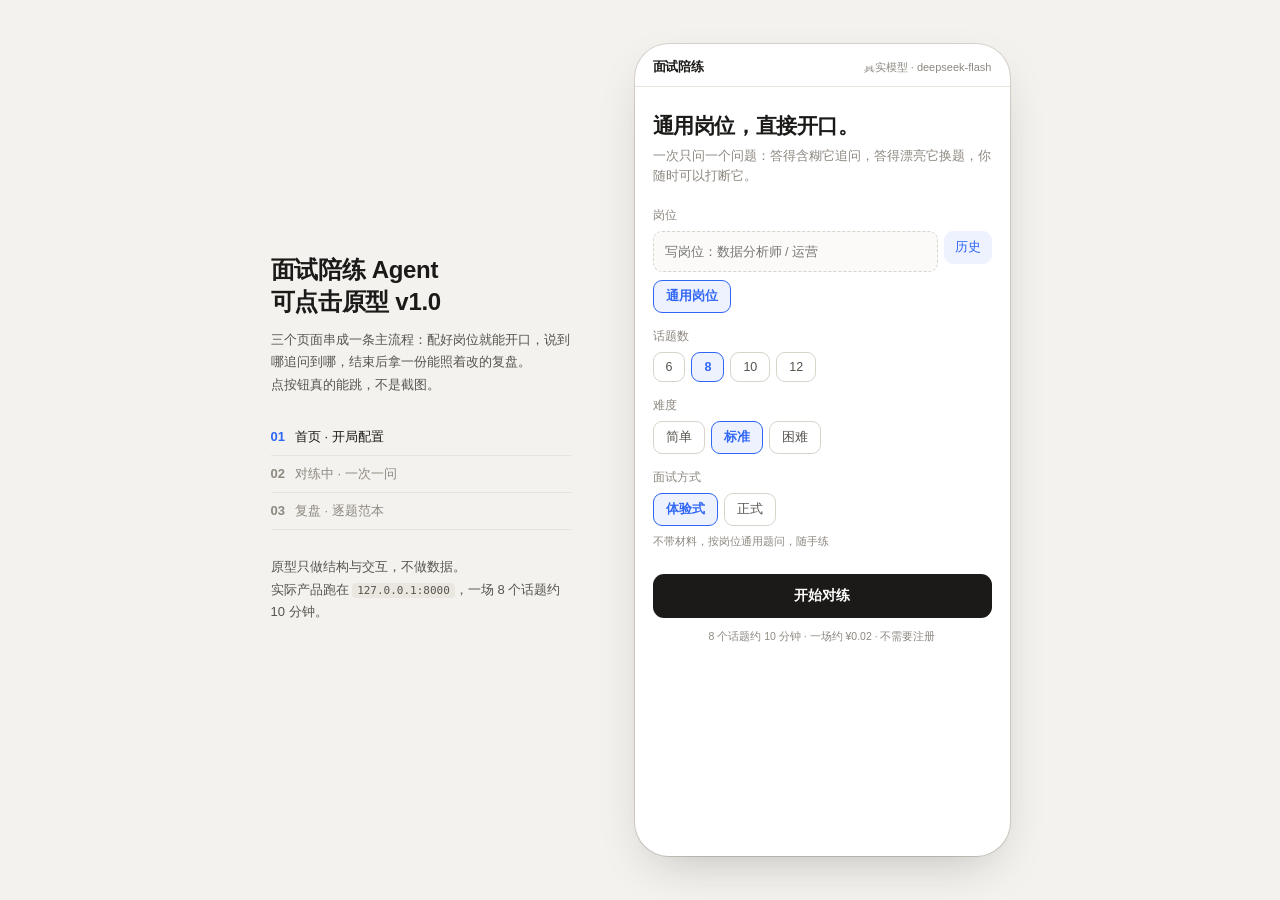
<file: 作品集/04-可点击原型.html>
<!DOCTYPE html>
<html lang="zh-CN">
<head>
<meta charset="utf-8">
<meta name="viewport" content="width=device-width, initial-scale=1">
<title>面试陪练 Agent · 可点击原型</title>
<style>
  :root{
    --bg:#f4f2ee; --paper:#fff; --ink:#1b1a18; --ink2:#57544e; --ink3:#8d8880;
    --line:#e7e4de; --line2:#d8d4cc;
    --acc:#2f66f6; --acc-soft:#eef2ff;
    --ok:#147a4a; --ok-soft:#e8f6ee;
  }
  *{box-sizing:border-box; -webkit-tap-highlight-color:transparent}
  html,body{height:100%}
  body{
    margin:0; background:var(--bg); color:var(--ink);
    font-family:-apple-system,BlinkMacSystemFont,"Segoe UI","PingFang SC","Hiragino Sans GB","Microsoft YaHei",sans-serif;
    display:flex; align-items:center; justify-content:center; gap:64px; padding:40px;
    min-height:100vh;
  }

  /* ---------- 左侧说明 ---------- */
  .side{width:300px; flex:0 0 auto}
  .side h1{font-size:24px; line-height:1.35; margin:0 0 10px; letter-spacing:-.3px}
  .side p{font-size:13px; line-height:1.75; color:var(--ink2); margin:0 0 22px}
  .steps{list-style:none; padding:0; margin:0 0 26px}
  .steps li{
    display:flex; gap:10px; align-items:baseline; padding:9px 0;
    font-size:13px; color:var(--ink3); border-bottom:1px solid var(--line);
  }
  .steps li b{font-weight:600; color:var(--ink3); font-variant-numeric:tabular-nums}
  .steps li.on{color:var(--ink)}
  .steps li.on b{color:var(--acc)}
  .note{font-size:11.5px; color:var(--ink3); line-height:1.7}
  .note code{background:#eae7e1; padding:1px 5px; border-radius:4px; font-size:11px}

  /* ---------- 手机 ---------- */
  .phone{
    width:375px; height:812px; background:var(--paper); border-radius:34px;
    box-shadow:0 1px 0 rgba(0,0,0,.04), 0 18px 50px -18px rgba(30,28,24,.28), 0 0 0 1px var(--line2);
    overflow:hidden; position:relative; display:flex; flex-direction:column;
  }
  .notch{
    position:absolute; top:0; left:50%; transform:translateX(-50%);
    width:120px; height:22px; background:var(--paper); border-radius:0 0 14px 14px; z-index:9;
  }
  .screen{display:none; flex:1; flex-direction:column; min-height:0}
  .screen.on{display:flex}

  .bar{
    display:flex; align-items:center; justify-content:space-between;
    padding:14px 18px 10px; border-bottom:1px solid var(--line); flex:0 0 auto;
  }
  .bar .t{font-size:13px; font-weight:600; letter-spacing:-.1px}
  .bar .s{font-size:11px; color:var(--ink3); font-variant-numeric:tabular-nums}
  .body{flex:1; overflow-y:auto; padding:18px}
  .body::-webkit-scrollbar{width:0}

  /* ---------- 首页 ---------- */
  .hero h2{font-size:21px; line-height:1.4; margin:6px 0 6px; letter-spacing:-.4px}
  .hero p{font-size:12.5px; color:var(--ink3); margin:0 0 22px; line-height:1.6}
  .lab{font-size:11.5px; color:var(--ink3); margin:0 0 8px; letter-spacing:.2px}
  .chips{display:flex; gap:6px; flex-wrap:wrap; margin-bottom:16px}
  .chip{
    font-size:12.5px; padding:7px 12px; border-radius:9px; border:1px solid var(--line2);
    background:#fff; color:var(--ink2); cursor:pointer; transition:.14s;
  }
  .chip:hover{border-color:#bdb8ae}
  .chip.on{background:var(--acc-soft); border-color:var(--acc); color:var(--acc); font-weight:600}
  .inp{
    width:100%; font-size:12.5px; padding:9px 11px; border-radius:9px;
    border:1px dashed var(--line2); background:#fbfaf8; color:var(--ink3); margin-bottom:16px;
  }
  .inp.focus{border:1px solid var(--acc); background:var(--acc-soft); color:var(--acc)}
  .roleline{display:flex; gap:6px; margin-bottom:8px}
  .roleline .inp{margin-bottom:0; flex:1; min-width:0}
  .hist{display:flex; gap:6px; flex-wrap:wrap; padding:8px; border:1px solid var(--line2);
    border-radius:9px; background:#faf9f6; margin-bottom:8px}
  .hist[hidden]{display:none}
  .chip.hist{padding:7px 10px; color:var(--acc); border-color:var(--acc-soft); background:var(--acc-soft)}
  .chip.hist.on{background:var(--acc); color:#fff}
  .start{
    width:100%; margin-top:8px; padding:13px; border:0; border-radius:11px;
    background:var(--ink); color:#fff; font-size:14px; font-weight:600; cursor:pointer;
  }
  .start:hover{background:#000}
  .foot{font-size:10.5px; color:var(--ink3); text-align:center; margin-top:12px}

  /* ---------- 正式档：简历 + 作品集 ---------- */
  .mats{margin:-4px 0 16px}
  .mats[hidden]{display:none}
  .mat{border:1px dashed var(--line2); border-radius:10px; padding:10px 12px; background:#fbfaf8}
  .mat .row{display:flex; align-items:center; justify-content:space-between; gap:8px; margin-bottom:3px}
  .mat b{font-size:12.5px}
  .mat .ok{font-size:10.5px; color:#1a7f4b}
  .mat span{display:block; font-size:10.5px; color:var(--ink3); line-height:1.55}
  .pf{margin-top:10px; padding-top:10px; border-top:1px dashed var(--line2)}
  .pfhead{display:flex; align-items:center; gap:6px; margin-bottom:7px}
  .pfhead b{font-size:12.5px}
  .pfhead .tag{flex:1; font-size:10.5px; color:var(--ink3)}
  .mini{font-size:11px; padding:4px 9px; border-radius:7px; border:1px solid var(--line2);
    background:#fff; color:var(--ink2); cursor:pointer; font-family:inherit}
  .mini:hover{border-color:var(--acc); color:var(--acc)}
  .pfi{display:flex; align-items:center; gap:8px; padding:7px 9px; border:1px solid var(--line2);
    border-radius:8px; background:#fff; margin-bottom:5px}
  .pfi em{flex:1; min-width:0; font-style:normal; font-size:11.5px; color:var(--ink2);
    overflow:hidden; text-overflow:ellipsis; white-space:nowrap}
  .pfi i{font-style:normal; font-size:10.5px; color:var(--ink3); font-variant-numeric:tabular-nums}
  .pfi .x{color:var(--ink3); font-size:13px; cursor:pointer; line-height:1}
  .pfi .x:hover{color:#c0392b}
  .pfnote{font-size:10.5px; color:#1a7f4b; line-height:1.5; margin-top:6px}
  .hint{font-size:10.5px; color:var(--ink3); line-height:1.5; margin:-8px 0 16px}
  .hint.on{color:var(--acc)}

  /* ---------- 对话 ---------- */
  .hud{
    display:flex; gap:6px; padding:9px 18px; border-bottom:1px solid var(--line);
    font-size:11px; color:var(--ink3); font-variant-numeric:tabular-nums; flex:0 0 auto;
  }
  .hud b{color:var(--ink); font-weight:600}
  .hud span{background:#f3f1ec; padding:2px 7px; border-radius:5px}
  .msg{display:flex; margin-bottom:12px}
  .msg .who{
    width:22px; height:22px; border-radius:6px; flex:0 0 auto; margin-right:8px;
    font-size:10px; display:flex; align-items:center; justify-content:center;
    background:#eeece7; color:var(--ink2);
  }
  .msg .txt{
    font-size:13px; line-height:1.65; padding:9px 12px; border-radius:10px;
    background:#f6f4f0; color:var(--ink); max-width:255px;
  }
  .msg.me{justify-content:flex-end}
  .msg.me .txt{background:var(--acc); color:#fff}
  .msg.me .who{display:none}
  .tag{font-size:10px; color:var(--ink3); margin:2px 0 5px 30px}

  .dock{flex:0 0 auto; padding:14px 18px 20px; border-top:1px solid var(--line); text-align:center}
  .mic{
    width:58px; height:58px; border-radius:50%; border:0; background:var(--acc);
    display:inline-flex; align-items:center; justify-content:center; cursor:pointer;
    box-shadow:0 6px 18px -6px rgba(47,102,246,.7);
  }
  .mic svg{display:block}
  .mic:active{transform:scale(.97)}
  .listen{font-size:11px; color:var(--ink3); margin-top:9px}
  .endlink{font-size:11.5px; color:var(--ink3); text-decoration:underline; cursor:pointer; display:inline-block; margin-top:10px}

  /* ---------- 复盘 ---------- */
  .score{padding:16px 0 4px}
  .score .n{font-size:38px; font-weight:700; letter-spacing:-1px; line-height:1}
  .score .n small{font-size:12px; font-weight:400; color:var(--ink3); margin-left:4px}
  .score .v{font-size:12.5px; color:var(--ink2); margin-top:7px}
  .sec{margin-top:18px}
  .sec h3{font-size:12px; color:var(--ink3); font-weight:600; margin:0 0 8px; letter-spacing:.3px}
  .li{font-size:12.5px; line-height:1.7; color:var(--ink2); padding:7px 10px; background:#faf9f6; border-radius:8px; margin-bottom:6px}
  .li b{color:var(--ink); font-weight:600}
  .card{border:1px solid var(--line); border-radius:11px; padding:11px 12px; margin-bottom:8px}
  .card .q{font-size:12.5px; font-weight:600; margin-bottom:6px}
  .card .c{font-size:12px; color:var(--ink2); line-height:1.65; margin-bottom:7px}
  .card .s{
    font-size:12px; line-height:1.7; color:var(--ink); background:var(--ok-soft);
    border-left:2px solid var(--ok); padding:8px 10px; border-radius:0 7px 7px 0;
  }
  .card .s em{font-style:normal; font-size:10px; color:var(--ok); display:block; margin-bottom:3px; letter-spacing:.3px}
  .again{width:100%; padding:12px; border-radius:11px; border:1px solid var(--line2); background:#fff; font-size:13px; cursor:pointer; margin-top:14px}

  @media (max-width:820px){
    body{flex-direction:column; gap:26px; padding:22px}
    .side{width:100%; max-width:375px}
  }
</style>
</head>
<body>

<div class="side">
  <h1>面试陪练 Agent<br>可点击原型 v1.0</h1>
  <p>三个页面串成一条主流程：配好岗位就能开口，说到哪追问到哪，结束后拿一份能照着改的复盘。<br>点按钮真的能跳，不是截图。</p>
  <ol class="steps">
    <li id="s1" class="on"><b>01</b> 首页 · 开局配置</li>
    <li id="s2"><b>02</b> 对练中 · 一次一问</li>
    <li id="s3"><b>03</b> 复盘 · 逐题范本</li>
  </ol>
  <p class="note">原型只做结构与交互，不做数据。<br>实际产品跑在 <code>127.0.0.1:8000</code>，一场 8 个话题约 10 分钟。</p>
</div>

<div class="phone">
  <div class="notch"></div>

  <!-- ============ 1 首页 ============ -->
  <section class="screen on" id="p1">
    <div class="bar"><div class="t">面试陪练</div><div class="s">真实模型 · deepseek-flash</div></div>
    <div class="body">
      <div class="hero">
        <h2 id="heroTitle">通用岗位，直接开口。</h2>
        <p>一次只问一个问题：答得含糊它追问，答得漂亮它换题，你随时可以打断它。</p>
      </div>

      <div class="lab">岗位</div>
      <div class="roleline">
        <input class="inp" id="roleInput" placeholder="写岗位：数据分析师 / 运营">
        <button class="chip hist" id="roleHistBtn">历史</button>
      </div>
      <div class="hist" id="roleHist" hidden>
        <button class="chip" data-role="数据分析师">数据分析师</button>
        <button class="chip" data-role="用户增长运营">用户增长运营</button>
      </div>
      <div class="chips" id="roleChips">
        <button class="chip on" data-role="通用岗位">通用岗位</button>
      </div>

      <div class="lab">话题数</div>
      <div class="chips" id="roundChips">
        <button class="chip" data-r="6">6</button>
        <button class="chip on" data-r="8">8</button>
        <button class="chip" data-r="10">10</button>
        <button class="chip" data-r="12">12</button>
      </div>

      <div class="lab">难度</div>
      <div class="chips" id="levelChips">
        <button class="chip" data-l="简单">简单</button>
        <button class="chip on" data-l="标准">标准</button>
        <button class="chip" data-l="困难">困难</button>
      </div>

      <div class="lab">面试方式</div>
      <div class="chips" id="formChips">
        <button class="chip on" data-f="体验式">体验式</button>
        <button class="chip" data-f="正式">正式</button>
      </div>
      <p id="formHint" class="hint">不带材料，按岗位通用题问，随手练</p>

      <div class="mats" id="matBox" hidden>
        <div class="mat">
          <div class="row"><b>简历</b><span class="ok">已读 1,240 字</span></div>
          <span>陈默_AI产品经理.pdf · 正文不落盘，提问时随提示词发给模型</span>
        </div>

        <div class="pf">
          <div class="pfhead">
            <b>作品集</b><span class="tag">可选 · 可多选</span>
            <button class="mini" id="pfAdd" type="button">＋ 文件</button>
          </div>
          <div id="pfList">
            <div class="pfi"><em>02-需求说明书.md</em><i>5,666 字</i><span class="x">×</span></div>
            <div class="pfi"><em>03-验收测试报告.md</em><i>3,558 字</i><span class="x">×</span></div>
          </div>
          <div class="pfnote">共 2 份 · 9,224 字 · 面试官看前 1600 字（每份都留开头）</div>
        </div>
      </div>

      <button class="start" id="go">开始对练</button>
      <div class="foot">8 个话题约 10 分钟 · 一场约 ¥0.02 · 不需要注册</div>
    </div>
  </section>

  <!-- ============ 2 对练中 ============ -->
  <section class="screen" id="p2">
    <div class="bar"><div class="t">对练中</div><div class="s" id="hudTime">02:14</div></div>
    <div class="hud"><span>第 <b id="hudQ">3</b> / 8 话题</span><span>追问 <b>1</b> 次</span><span>¥0.006</span></div>
    <div class="body" id="chat">
      <div class="msg"><div class="who">面</div><div class="txt">先说说你最近做的一个项目，你在里面具体负责什么、最后拿到了什么结果。</div></div>
      <div class="msg me"><div class="txt">主要是接需求、写文档、跟开发对齐，然后看数据迭代。</div></div>
      <div class="tag">偏短 · 没有数字也没有结果 → 追问</div>
      <div class="msg"><div class="who">面</div><div class="txt">你说"看数据迭代"，具体看哪几个数？举一次你真的靠数据改了产品的例子。</div></div>
      <div class="msg me"><div class="txt">我们那个二手书小程序，发现发布流程有 5 步，60% 的人卡在定价那一步，就做了扫码自动估价。</div></div>
      <div class="msg"><div class="who">面</div><div class="txt">上线之后呢？发布转化率从多少到了多少。</div></div>
    </div>
    <div class="dock">
      <button class="mic" id="mic" aria-label="麦克风">
        <svg width="22" height="26" viewBox="0 0 22 26" fill="none" aria-hidden="true">
          <rect x="7" y="1" width="8" height="14" rx="4" stroke="#fff" stroke-width="2"/>
          <path d="M3.5 11.5a7.5 7.5 0 0 0 15 0" stroke="#fff" stroke-width="2" stroke-linecap="round"/>
          <path d="M11 19v4" stroke="#fff" stroke-width="2" stroke-linecap="round"/>
        </svg>
      </button>
      <div class="listen" id="listen">正在听 · 说完 4.5 秒自动提交</div>
      <div class="endlink" id="end">提前结束这一场</div>
    </div>
  </section>

  <!-- ============ 3 复盘 ============ -->
  <section class="screen" id="p3">
    <div class="bar"><div class="t">本场复盘</div><div class="s">通用岗位 · 体验式 · 8 话题</div></div>
    <div class="body">
      <div class="score">
        <div class="n">58<small>/ 100</small></div>
        <div class="v">有经历，但数据说不清——一追问就露底。</div>
      </div>

      <div class="sec">
        <h3>做得好的</h3>
        <div class="li">主动讲了"扫码自动估价"这个具体动作，说明你是真的做过，不是背概念。</div>
        <div class="li">被打断后没有慌，能把话接回去。</div>
      </div>

      <div class="sec">
        <h3>这一场最该改的一件事</h3>
        <div class="li"><b>每个写进简历的数字，都要能报出三层：口径、来源、对比。</b>"60% 的人卡在定价"这句你说对了，但下一句"转化率提升"就没了数字。</div>
      </div>

      <div class="sec">
        <h3>逐题复盘</h3>
        <div class="card">
          <div class="q">发布转化率从多少到多少</div>
          <div class="c">只说了动作，没给结果。面试官问"然后呢"，通常就是在等你报数。</div>
          <div class="s"><em>参考答法</em>发布转化率从 23% 提到 41%，分子是完成发布的用户，分母是点击"我要卖书"的用户，统计周期是上线后 30 天，和上线前 30 天对比。</div>
        </div>
        <div class="card">
          <div class="q">最近做的项目里你负责什么</div>
          <div class="c">答成了岗位职责清单，没有你自己的判断。</div>
          <div class="s"><em>参考答法</em>我的一天基本被"定义问题"占满：上午看数据找异常，下午和算法、开发对方案边界，晚上写清楚什么不做。上周我就砍掉了一个推荐功能，因为离线指标涨了但用户点击没变。</div>
        </div>
      </div>

      <button class="again" id="again">再来一场</button>
      <div class="foot">记录已存本地 · 可下载复盘 .md</div>
    </div>
  </section>
</div>

<script>
(function(){
  var screens = {1: document.getElementById('p1'), 2: document.getElementById('p2'), 3: document.getElementById('p3')};
  var stepEls = {1: document.getElementById('s1'), 2: document.getElementById('s2'), 3: document.getElementById('s3')};

  function go(n){
    for (var k in screens) screens[k].classList.toggle('on', +k === n);
    for (var k2 in stepEls) stepEls[k2].classList.toggle('on', +k2 === n);
  }

  function single(groupId, cb){
    var box = document.getElementById(groupId);
    box.addEventListener('click', function(e){
      var b = e.target.closest('.chip'); if (!b) return;
      box.querySelectorAll('.chip').forEach(function(x){ x.classList.remove('on'); });
      b.classList.add('on');
      cb && cb(b);
    });
  }

  var role = '通用岗位';
  var hero = document.getElementById('heroTitle');
  var input = document.getElementById('roleInput');

  single('roleChips', function(b){
    role = b.dataset.role;
    input.value = '';
    input.classList.remove('focus');
    hero.textContent = role + '，直接开口。';
  });

  // 历史岗位：写过的不用再写一遍（原型里放两条示例）
  var hist = document.getElementById('roleHist');
  var histBtn = document.getElementById('roleHistBtn');
  histBtn.addEventListener('click', function(){
    hist.hidden = !hist.hidden;
    histBtn.classList.toggle('on', !hist.hidden);
  });
  hist.addEventListener('click', function(e){
    var b = e.target.closest('.chip'); if (!b) return;
    role = b.dataset.role;
    input.value = role;
    input.classList.add('focus');
    hero.textContent = role + '，直接开口。';
    document.querySelectorAll('#roleChips .chip').forEach(function(x){ x.classList.remove('on'); });
    hist.hidden = true;
    histBtn.classList.remove('on');
  });
  single('roundChips');
  single('levelChips');

  // 正式才展开材料区：原型里把作品集也放进去了，和真实产品一致
  var matBox = document.getElementById('matBox');
  var formHint = document.getElementById('formHint');
  single('formChips', function(b){
    var formal = b.dataset.f === '正式';
    matBox.hidden = !formal;
    formHint.textContent = formal ? '读简历和作品集，从项目里挑着问' : '不带材料，按岗位通用题问，随手练';
    formHint.classList.toggle('on', formal);
  });

  var pfList = document.getElementById('pfList');
  matBox.addEventListener('click', function(e){
    if (e.target.id === 'pfAdd'){
      var row = document.createElement('div');
      row.className = 'pfi';
      row.innerHTML = '<em>01-需求树.md</em><i>1,120 字</i><span class="x">×</span>';
      pfList.appendChild(row);
      paintPf();
      return;
    }
    if (e.target.classList.contains('x')){
      var it = e.target.closest('.pfi');
      if (it) it.remove();
      paintPf();
    }
  });

  function paintPf(){
    var n = pfList.querySelectorAll('.pfi').length;
    document.querySelector('#matBox .pfnote').textContent = n
      ? '共 ' + n + ' 份 · 面试官看前 1600 字（每份都留开头）· 不写入会话记录'
      : '还没加作品集。加了它就会挑作品集里的东西问';
  }

  input.addEventListener('input', function(){
    var v = input.value.trim();
    if (v){
      role = v;
      document.querySelectorAll('#roleChips .chip').forEach(function(x){ x.classList.remove('on'); });
      hero.textContent = v + '，直接开口。';
    } else {
      document.querySelector('#roleChips .chip').classList.add('on');
      role = '通用岗位';
      hero.textContent = '通用岗位，直接开口。';
    }
  });
  input.addEventListener('focus', function(){ input.classList.add('focus'); });
  input.addEventListener('blur', function(){ if (!input.value.trim()) input.classList.remove('focus'); });

  document.getElementById('go').addEventListener('click', function(){
    document.querySelector('#p2 .bar .t').textContent = role + ' · 对练中';
    document.getElementById('chat').scrollTop = 9999;
    go(2);
  });

  document.getElementById('mic').addEventListener('click', function(){
    var t = document.getElementById('listen');
    t.textContent = t.textContent.indexOf('正在听') === 0 ? '麦克风关了 · 可以打字' : '正在听 · 说完 4.5 秒自动提交';
  });

  document.getElementById('end').addEventListener('click', function(){ go(3); });
  document.getElementById('again').addEventListener('click', function(){ go(1); });
})();
</script>
</body>
</html>
</file>
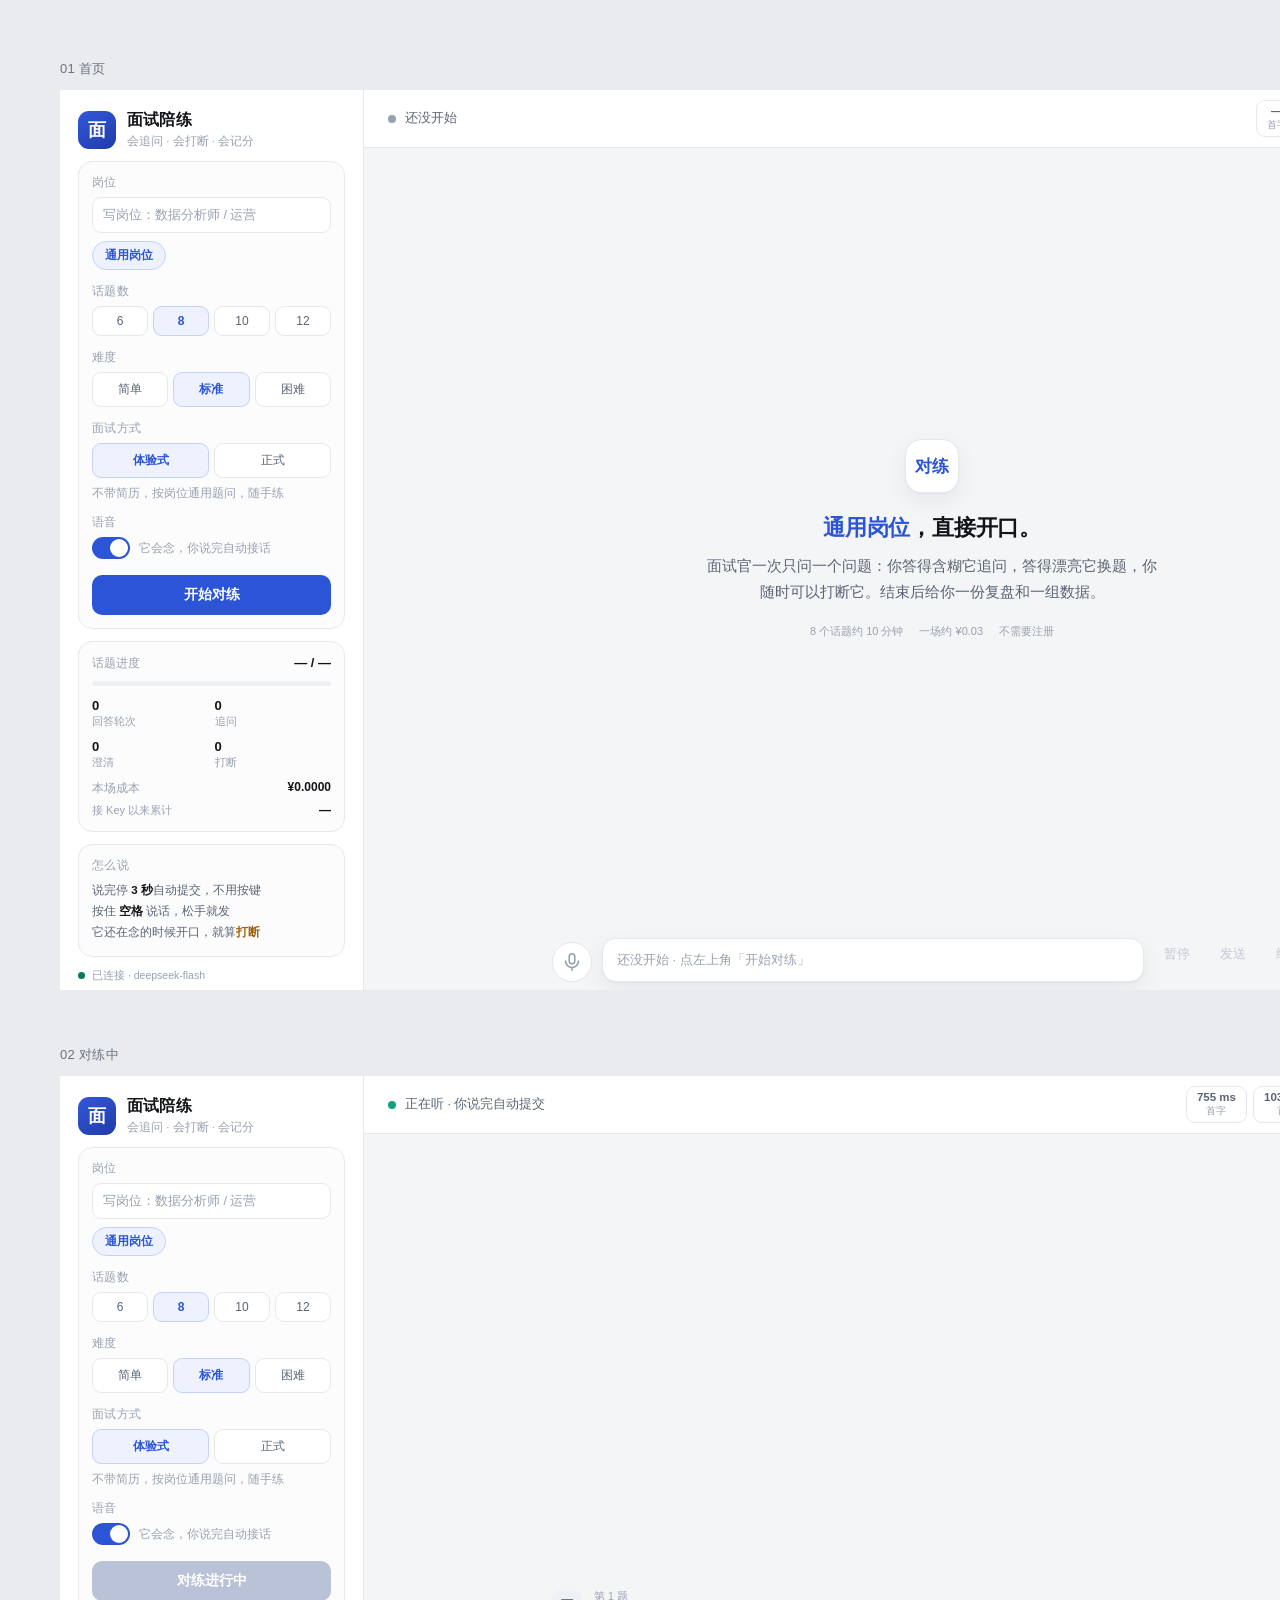
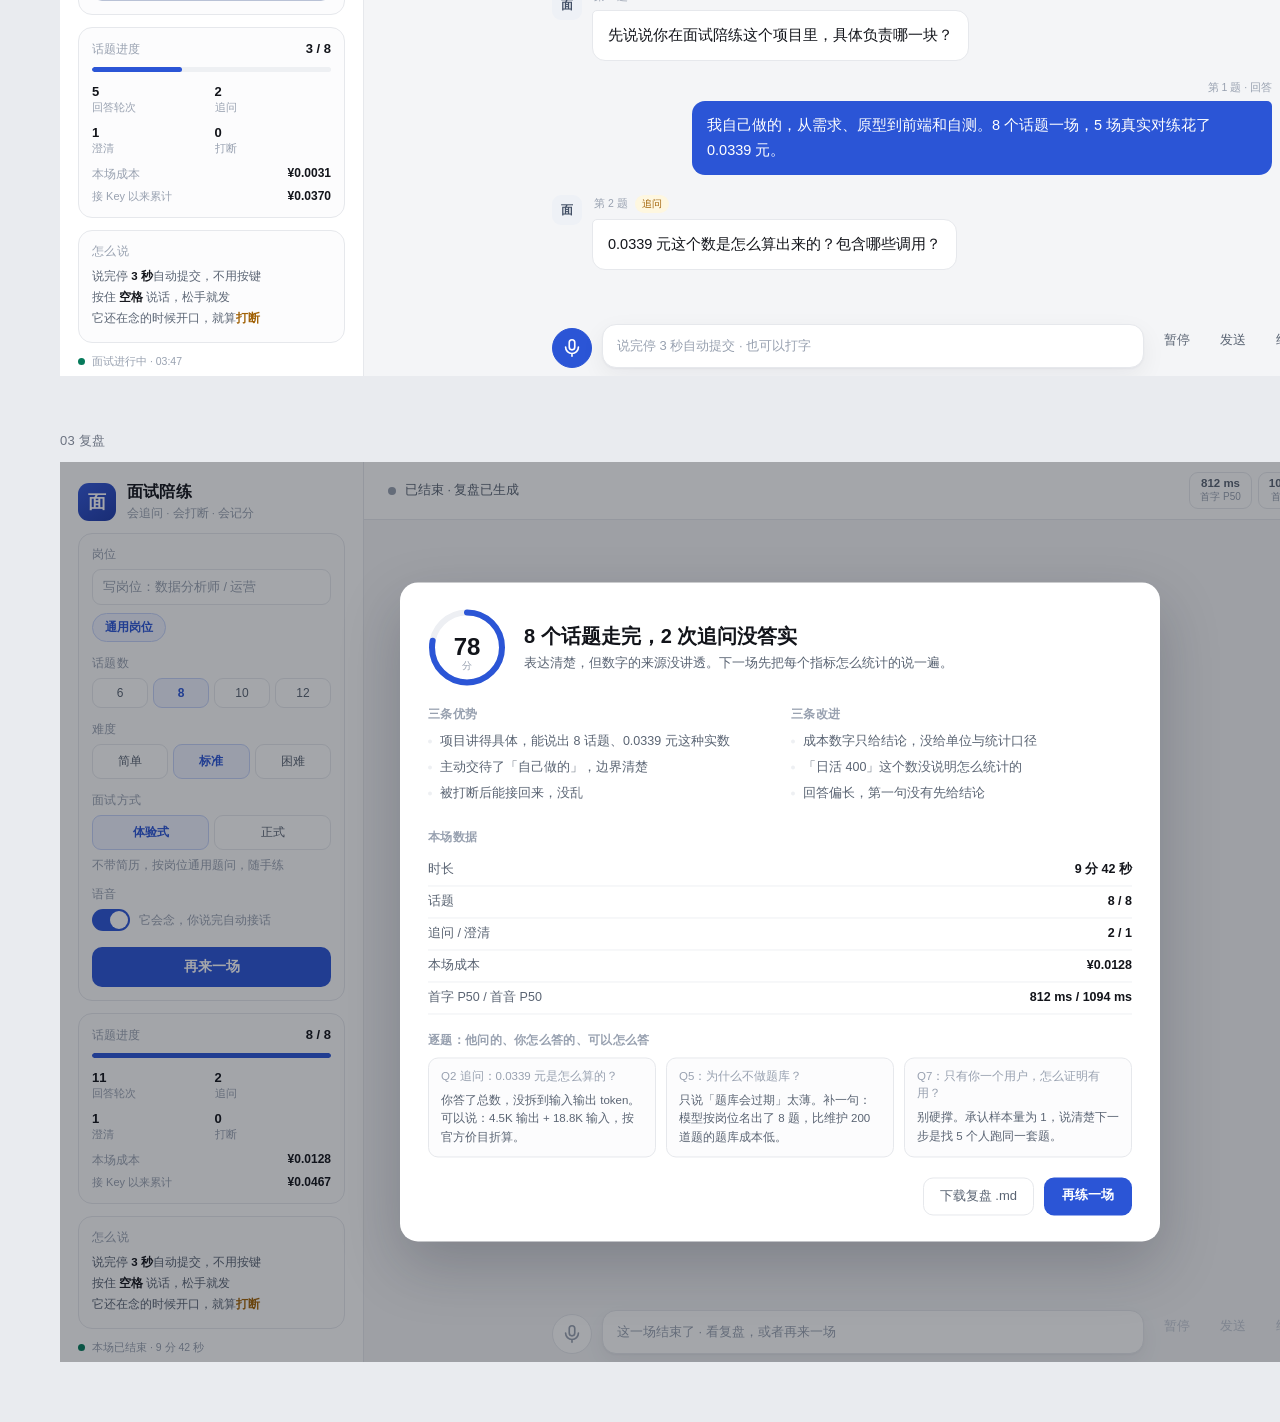
<file: 作品集/figma/三屏设计稿.html>
<!DOCTYPE html>
<html lang="zh-CN">
<head>
<meta charset="utf-8">
<title>面试陪练 · 三屏设计稿（导入 Figma 用）</title>
<style>
  :root{
    --bg:#F4F5F7; --panel:#fff; --line:#E6E8EC; --line2:#EEF0F3;
    --ink:#12141A; --ink2:#5A6473; --ink3:#98A1B0;
    --accent:#2B55D6; --accent-soft:#EEF2FF; --accent-border:#C5D2F8;
    --amber:#A16207; --amber-bg:#FEF7E0;
    --violet:#6D28D9; --violet-bg:#F4ECFF;
    --green:#067A5B; --green-bg:#E3F7EF;
    --gray:#4B5563; --gray-bg:#EEF0F3;
    --shadow:0 1px 2px rgba(16,24,40,.04), 0 8px 24px rgba(16,24,40,.06);
    --shadow-lg:0 24px 60px rgba(16,24,40,.22);
  }
  *{box-sizing:border-box; margin:0; padding:0}
  body{
    background:#E9EBEF; padding:60px;
    font-family:"PingFang SC","Microsoft YaHei","Hiragino Sans GB",-apple-system,sans-serif;
    -webkit-font-smoothing:antialiased; color:var(--ink);
  }
  .board{display:flex; flex-direction:column; gap:56px}
  .slot{display:flex; flex-direction:column; gap:12px}
  .slot-tag{font-size:13px; color:#6B7280; letter-spacing:.3px}

  /* ---------- 画板 ---------- */
  .screen{
    width:1440px; height:900px; display:flex; overflow:hidden;
    background:var(--bg); position:relative;
  }

  /* ---------- 侧栏 ---------- */
  .side{
    width:304px; flex:0 0 304px; background:var(--panel);
    border-right:1px solid var(--line);
    padding:20px 18px 16px; display:flex; flex-direction:column; gap:12px;
  }
  .brand{display:flex; align-items:center; gap:11px}
  .logo{
    width:38px; height:38px; border-radius:11px; flex:none;
    background:linear-gradient(145deg,#3358D8,#1F3BA8);
    color:#fff; font-size:18px; font-weight:600;
    display:flex; align-items:center; justify-content:center;
  }
  .brand-txt h1{font-size:16px; font-weight:600; letter-spacing:.2px}
  .brand-txt p{font-size:11.5px; color:var(--ink3); margin-top:3px}

  .card{background:#FCFCFD; border:1px solid var(--line); border-radius:14px; padding:13px}
  .lab{font-size:11.5px; color:var(--ink3); margin-bottom:7px; letter-spacing:.3px}
  .lab + .lab, .seg + .lab, .chips + .lab, .txt + .lab, .hint2 + .lab{margin-top:14px}

  .txt{
    width:100%; height:36px; border:1px solid var(--line); border-radius:9px;
    padding:8px 10px; font-size:12.5px; color:var(--ink3); background:#fff;
    display:flex; align-items:center;
  }
  .chips{display:flex; flex-wrap:wrap; gap:6px; margin-top:8px}
  .chip{
    border:1px solid var(--line); background:#fff; color:var(--ink2);
    border-radius:999px; padding:5px 12px; font-size:12px; white-space:nowrap;
  }
  .chip.on{background:var(--accent-soft); border-color:var(--accent-border); color:var(--accent); font-weight:600}

  .seg{display:flex; gap:5px}
  .seg > span{
    flex:1; text-align:center; border:1px solid var(--line); background:#fff; color:var(--ink2);
    border-radius:9px; padding:8px 4px; font-size:12px; white-space:nowrap;
  }
  .seg.tiny > span{padding:7px 0}
  .seg > span.on{background:var(--accent-soft); border-color:var(--accent-border); color:var(--accent); font-weight:600}

  .hint2{font-size:11.5px; color:var(--ink3); line-height:1.4; margin-top:7px}
  .hint2.on{color:var(--accent)}

  .row{display:flex; align-items:center; gap:9px}
  .switch{
    width:38px; height:22px; border-radius:99px; background:var(--accent);
    flex:none; display:flex; align-items:center; justify-content:flex-end; padding:2px;
  }
  .switch i{width:18px; height:18px; border-radius:50%; background:#fff; display:block}

  .primary{
    width:100%; margin-top:16px; background:var(--accent); color:#fff;
    border-radius:10px; padding:11px; font-size:13.5px; font-weight:600; text-align:center;
  }
  .primary.off{background:#B9C2D6}
  .fine{font-size:11px; color:var(--ink3); line-height:1.6; margin-top:10px}

  .mrow{display:flex; justify-content:space-between; align-items:baseline; font-size:12px; color:var(--ink3)}
  .mrow b{color:var(--ink); font-size:13px; font-weight:600}
  .bar{height:5px; border-radius:99px; background:var(--line2); margin:9px 0 12px; overflow:hidden}
  .bar i{display:block; height:100%; background:var(--accent); border-radius:99px}
  .grid2{display:flex; flex-wrap:wrap; gap:10px 6px}
  .grid2 > div{width:calc(50% - 3px)}
  .grid2 b{display:block; font-size:13px; font-weight:600; color:var(--ink)}
  .grid2 i{display:block; font-style:normal; font-size:10.5px; color:var(--ink3); margin-top:2px}
  .costline{display:flex; justify-content:space-between; font-size:12px; color:var(--ink3); margin-top:10px}
  .costline b{color:var(--ink); font-weight:600; font-size:12px}
  .costline.sub{font-size:11px; margin-top:6px}

  .tips ul{list-style:none; margin-top:2px}
  .tips li{font-size:11.5px; color:var(--ink2); line-height:1.82}
  .tips b{font-weight:600; color:var(--ink)}
  .tips .em{color:var(--amber); font-weight:600}

  .foot{margin-top:auto; display:flex; align-items:center; gap:7px; font-size:10.5px; color:var(--ink3)}
  .dot{width:7px; height:7px; border-radius:50%; background:var(--green); display:block}

  /* ---------- 主区 ---------- */
  .stage{flex:1; display:flex; flex-direction:column; background:var(--bg); min-width:0}

  .top{
    height:58px; flex:none; display:flex; align-items:center; justify-content:space-between;
    padding:0 24px; border-bottom:1px solid var(--line); background:#fff;
  }
  .status{display:flex; align-items:center; gap:9px; font-size:12.5px; color:var(--ink2)}
  .pulse{width:8px; height:8px; border-radius:50%; background:var(--ink3); display:block}
  .pulse.live{background:#0EA37A}
  .top-right{display:flex; align-items:center; gap:14px}
  .hud{display:flex; gap:6px}
  .hud > div{background:#fff; border:1px solid var(--line); border-radius:9px; padding:4px 10px; text-align:center}
  .hud b{display:block; font-size:11.5px; font-weight:600; color:var(--ink2)}
  .hud i{display:block; font-style:normal; font-size:10px; color:var(--ink3); margin-top:1px}
  .top-div{width:1px; height:20px; background:var(--line)}
  .hist-btn{
    height:30px; border:1px solid var(--line); border-radius:9px; padding:0 9px;
    display:flex; align-items:center; gap:5px; font-size:11.5px; color:var(--ink2); background:#fff;
  }

  .chat{flex:1; min-height:0; padding:26px 24px 20px; display:flex; flex-direction:column; align-items:center; justify-content:flex-end; overflow:hidden}
  .chat.center{justify-content:center}
  .chat-inner{width:100%; max-width:760px}

  .empty{max-width:460px; margin:0 auto; text-align:center}
  .empty-mark{
    width:54px; height:54px; margin:0 auto 18px; border-radius:16px; background:#fff;
    border:1px solid var(--line); box-shadow:var(--shadow);
    display:flex; align-items:center; justify-content:center;
    font-size:17px; color:var(--accent); font-weight:600;
  }
  .empty h2{font-size:22px; line-height:1.5; font-weight:600; letter-spacing:-.2px}
  .empty h2 span{color:var(--accent)}
  .empty p{font-size:14.5px; line-height:1.78; color:var(--ink2); margin-top:10px}
  .empty-tips{display:flex; justify-content:center; gap:16px; margin-top:18px; font-size:11px; color:var(--ink3)}

  .msg{display:flex; gap:10px; margin-bottom:20px}
  .msg.me{flex-direction:row-reverse}
  .avatar{
    width:30px; height:30px; flex:none; border-radius:9px;
    display:flex; align-items:center; justify-content:center;
    font-size:11.5px; font-weight:600; background:#EEF1F6; color:#435066;
  }
  .msg.me .avatar{background:var(--accent-soft); color:var(--accent)}
  .col{max-width:580px; display:flex; flex-direction:column; min-width:0}
  .msg.me .col{align-items:flex-end}
  .tagline{display:flex; align-items:center; gap:7px; margin:0 0 6px 2px; font-size:10.5px; color:var(--ink3)}
  .tag{font-size:10px; padding:2px 7px; border-radius:99px; background:var(--accent-soft); color:var(--accent); letter-spacing:.3px}
  .tag.probe{background:var(--amber-bg); color:var(--amber)}
  .tag.clarify{background:var(--gray-bg); color:var(--gray)}
  .tag.switch{background:var(--violet-bg); color:var(--violet)}
  .bubble{padding:12px 15px; border-radius:13px; font-size:14.5px; line-height:1.72}
  .msg.agent .bubble{background:#fff; border:1px solid var(--line); border-top-left-radius:5px; color:var(--ink)}
  .msg.me .bubble{background:var(--accent); color:#fff; border-top-right-radius:5px}

  .composer{
    flex:none; display:flex; align-items:flex-end; gap:10px;
    padding:14px 24px 8px; max-width:808px; width:100%; margin:0 auto;
  }
  .mic{
    width:40px; height:40px; flex:none; border-radius:50%;
    border:1px solid var(--line); background:#fff;
    display:flex; align-items:center; justify-content:center;
  }
  .mic.on{background:var(--accent); border-color:var(--accent)}
  .inputwrap{
    flex:1; background:#fff; border:1px solid var(--line); border-radius:14px;
    padding:10px 14px; box-shadow:var(--shadow); min-height:44px; display:flex; align-items:center;
  }
  .inputwrap span{font-size:13px; color:var(--ink3)}
  .ghost{
    height:36px; padding:0 10px; border:0; background:none;
    font-size:12.5px; color:var(--ink2); flex:none;
  }
  .ghost.off{color:#C3C9D4}

  /* ---------- 复盘弹层 ---------- */
  .mask{position:absolute; inset:0; background:rgba(18,22,32,.38); z-index:2}
  .modal{
    position:absolute; left:50%; top:50%; transform:translate(-50%,-50%);
    width:760px; background:#fff; border-radius:18px; padding:26px 28px;
    box-shadow:var(--shadow-lg); z-index:3;
  }
  .report-head{display:flex; align-items:center; gap:18px}
  .ring{width:78px; height:78px; flex:none; position:relative}
  .ring b{
    position:absolute; inset:0; display:flex; align-items:center; justify-content:center;
    font-size:24px; font-weight:600; color:var(--ink);
  }
  .ring i{
    position:absolute; left:0; right:0; bottom:13px; text-align:center;
    font-style:normal; font-size:10px; color:var(--ink3);
  }
  .report-title h3{font-size:20px; font-weight:600}
  .report-title p{font-size:12.5px; color:var(--ink2); margin-top:5px}
  .two{display:flex; gap:22px; margin:20px 0}
  .two > div{flex:1}
  .modal h4{font-size:12px; font-weight:600; color:var(--ink3); letter-spacing:.3px; margin-bottom:8px}
  .two ul{list-style:none}
  .two li{font-size:12.5px; line-height:1.75; color:var(--ink2); padding-left:12px; position:relative; margin-bottom:4px}
  .two li::before{content:""; position:absolute; left:0; top:8px; width:4px; height:4px; border-radius:50%; background:var(--line2)}
  .tbl{width:100%; border-collapse:collapse}
  .tbl td{font-size:12.5px; padding:7px 0; border-bottom:1px solid var(--line2); color:var(--ink2)}
  .tbl td:last-child{text-align:right; color:var(--ink); font-weight:600}
  .samples{display:flex; gap:10px; margin-top:4px}
  .sample{flex:1; border:1px solid var(--line); border-radius:10px; padding:10px 12px; background:#FCFCFD}
  .sample .q{font-size:11.5px; color:var(--ink3); line-height:1.5; margin-bottom:6px}
  .sample .a{font-size:11.5px; color:var(--ink2); line-height:1.6}
  .actions{display:flex; gap:10px; justify-content:flex-end; margin-top:20px}
  .actions .btn-primary{background:var(--accent); color:#fff; border-radius:10px; padding:9px 18px; font-size:13px; font-weight:600}
  .actions .btn-ghost{border:1px solid var(--line); border-radius:10px; padding:9px 16px; font-size:13px; color:var(--ink2)}
</style>
</head>
<body>
<div class="board">

  <!-- ================= 01 首页 ================= -->
  <div class="slot">
    <div class="slot-tag">01 首页</div>
    <section class="screen" id="s1">
      <aside class="side">
        <div class="brand">
          <div class="logo">面</div>
          <div class="brand-txt"><h1>面试陪练</h1><p>会追问 · 会打断 · 会记分</p></div>
        </div>

        <div class="card">
          <div class="lab">岗位</div>
          <div class="txt">写岗位：数据分析师 / 运营</div>
          <div class="chips"><span class="chip on">通用岗位</span></div>

          <div class="lab">话题数</div>
          <div class="seg tiny">
            <span>6</span><span class="on">8</span><span>10</span><span>12</span>
          </div>

          <div class="lab">难度</div>
          <div class="seg">
            <span>简单</span><span class="on">标准</span><span>困难</span>
          </div>

          <div class="lab">面试方式</div>
          <div class="seg">
            <span class="on">体验式</span><span>正式</span>
          </div>
          <p class="hint2">不带简历，按岗位通用题问，随手练</p>

          <div class="lab">语音</div>
          <div class="row">
            <div class="switch"><i></i></div>
            <span class="hint2" style="margin-top:0">它会念，你说完自动接话</span>
          </div>

          <div class="primary">开始对练</div>
        </div>

        <div class="card">
          <div class="mrow"><span>话题进度</span><b>— / —</b></div>
          <div class="bar"><i style="width:0%"></i></div>
          <div class="grid2">
            <div><b>0</b><i>回答轮次</i></div>
            <div><b>0</b><i>追问</i></div>
            <div><b>0</b><i>澄清</i></div>
            <div><b>0</b><i>打断</i></div>
          </div>
          <div class="costline"><span>本场成本</span><b>¥0.0000</b></div>
          <div class="costline sub"><span>接 Key 以来累计</span><b>—</b></div>
        </div>

        <div class="card tips">
          <div class="lab">怎么说</div>
          <ul>
            <li>说完停 <b>3 秒</b>自动提交，不用按键</li>
            <li>按住 <b>空格</b> 说话，松手就发</li>
            <li>它还在念的时候开口，就算<span class="em">打断</span></li>
          </ul>
        </div>

        <div class="foot"><span class="dot"></span><span>已连接 · deepseek-flash</span></div>
      </aside>

      <main class="stage">
        <header class="top">
          <div class="status"><span class="pulse"></span><span>还没开始</span></div>
          <div class="top-right">
            <div class="hud">
              <div><b>—</b><i>首字</i></div>
              <div><b>—</b><i>首音</i></div>
              <div><b>—</b><i>整轮</i></div>
            </div>
            <div class="top-div"></div>
            <div class="hist-btn">◷ 往期</div>
          </div>
        </header>

        <div class="chat center">
          <div class="chat-inner">
            <div class="empty">
              <div class="empty-mark">对练</div>
              <h2><span>通用岗位</span>，直接开口。</h2>
              <p>面试官一次只问一个问题：你答得含糊它追问，答得漂亮它换题，你随时可以打断它。结束后给你一份复盘和一组数据。</p>
              <div class="empty-tips">
                <span>8 个话题约 10 分钟</span><span>一场约 ¥0.03</span><span>不需要注册</span>
              </div>
            </div>
          </div>
        </div>

        <div class="composer">
          <div class="mic">
            <svg width="22" height="22" viewBox="0 0 24 24" fill="none" stroke="#98A1B0" stroke-width="1.8" stroke-linecap="round">
              <rect x="9" y="3" width="6" height="11" rx="3"/><path d="M5 11a7 7 0 0 0 14 0M12 18v3"/>
            </svg>
          </div>
          <div class="inputwrap"><span>还没开始 · 点左上角「开始对练」</span></div>
          <div class="ghost off">暂停</div>
          <div class="ghost off">发送</div>
          <div class="ghost off">结束</div>
        </div>
      </main>
    </section>
  </div>

  <!-- ================= 02 对练中 ================= -->
  <div class="slot">
    <div class="slot-tag">02 对练中</div>
    <section class="screen" id="s2">
      <aside class="side">
        <div class="brand">
          <div class="logo">面</div>
          <div class="brand-txt"><h1>面试陪练</h1><p>会追问 · 会打断 · 会记分</p></div>
        </div>

        <div class="card">
          <div class="lab">岗位</div>
          <div class="txt">写岗位：数据分析师 / 运营</div>
          <div class="chips"><span class="chip on">通用岗位</span></div>

          <div class="lab">话题数</div>
          <div class="seg tiny">
            <span>6</span><span class="on">8</span><span>10</span><span>12</span>
          </div>

          <div class="lab">难度</div>
          <div class="seg">
            <span>简单</span><span class="on">标准</span><span>困难</span>
          </div>

          <div class="lab">面试方式</div>
          <div class="seg">
            <span class="on">体验式</span><span>正式</span>
          </div>
          <p class="hint2">不带简历，按岗位通用题问，随手练</p>

          <div class="lab">语音</div>
          <div class="row">
            <div class="switch"><i></i></div>
            <span class="hint2" style="margin-top:0">它会念，你说完自动接话</span>
          </div>

          <div class="primary off">对练进行中</div>
        </div>

        <div class="card">
          <div class="mrow"><span>话题进度</span><b>3 / 8</b></div>
          <div class="bar"><i style="width:37.5%"></i></div>
          <div class="grid2">
            <div><b>5</b><i>回答轮次</i></div>
            <div><b>2</b><i>追问</i></div>
            <div><b>1</b><i>澄清</i></div>
            <div><b>0</b><i>打断</i></div>
          </div>
          <div class="costline"><span>本场成本</span><b>¥0.0031</b></div>
          <div class="costline sub"><span>接 Key 以来累计</span><b>¥0.0370</b></div>
        </div>

        <div class="card tips">
          <div class="lab">怎么说</div>
          <ul>
            <li>说完停 <b>3 秒</b>自动提交，不用按键</li>
            <li>按住 <b>空格</b> 说话，松手就发</li>
            <li>它还在念的时候开口，就算<span class="em">打断</span></li>
          </ul>
        </div>

        <div class="foot"><span class="dot"></span><span>面试进行中 · 03:47</span></div>
      </aside>

      <main class="stage">
        <header class="top">
          <div class="status"><span class="pulse live"></span><span>正在听 · 你说完自动提交</span></div>
          <div class="top-right">
            <div class="hud">
              <div><b>755 ms</b><i>首字</i></div>
              <div><b>1035 ms</b><i>首音</i></div>
              <div><b>2310 ms</b><i>整轮</i></div>
            </div>
            <div class="top-div"></div>
            <div class="hist-btn">◷ 往期</div>
          </div>
        </header>

        <div class="chat">
          <div class="chat-inner">

            <div class="msg agent">
              <div class="avatar">面</div>
              <div class="col">
                <div class="tagline">第 1 题</div>
                <div class="bubble">先说说你在面试陪练这个项目里，具体负责哪一块？</div>
              </div>
            </div>

            <div class="msg me">
              <div class="avatar">我</div>
              <div class="col">
                <div class="tagline">第 1 题 · 回答</div>
                <div class="bubble">我自己做的，从需求、原型到前端和自测。8 个话题一场，5 场真实对练花了 0.0339 元。</div>
              </div>
            </div>

            <div class="msg agent">
              <div class="avatar">面</div>
              <div class="col">
                <div class="tagline">第 2 题 <span class="tag probe">追问</span></div>
                <div class="bubble">0.0339 元这个数是怎么算出来的？包含哪些调用？</div>
              </div>
            </div>

          </div>
        </div>

        <div class="composer">
          <div class="mic on">
            <svg width="22" height="22" viewBox="0 0 24 24" fill="none" stroke="#fff" stroke-width="1.8" stroke-linecap="round">
              <rect x="9" y="3" width="6" height="11" rx="3"/><path d="M5 11a7 7 0 0 0 14 0M12 18v3"/>
            </svg>
          </div>
          <div class="inputwrap"><span>说完停 3 秒自动提交 · 也可以打字</span></div>
          <div class="ghost">暂停</div>
          <div class="ghost">发送</div>
          <div class="ghost">结束</div>
        </div>
      </main>
    </section>
  </div>

  <!-- ================= 03 复盘 ================= -->
  <div class="slot">
    <div class="slot-tag">03 复盘</div>
    <section class="screen" id="s3">
      <aside class="side">
        <div class="brand">
          <div class="logo">面</div>
          <div class="brand-txt"><h1>面试陪练</h1><p>会追问 · 会打断 · 会记分</p></div>
        </div>

        <div class="card">
          <div class="lab">岗位</div>
          <div class="txt">写岗位：数据分析师 / 运营</div>
          <div class="chips"><span class="chip on">通用岗位</span></div>

          <div class="lab">话题数</div>
          <div class="seg tiny">
            <span>6</span><span class="on">8</span><span>10</span><span>12</span>
          </div>

          <div class="lab">难度</div>
          <div class="seg">
            <span>简单</span><span class="on">标准</span><span>困难</span>
          </div>

          <div class="lab">面试方式</div>
          <div class="seg">
            <span class="on">体验式</span><span>正式</span>
          </div>
          <p class="hint2">不带简历，按岗位通用题问，随手练</p>

          <div class="lab">语音</div>
          <div class="row">
            <div class="switch"><i></i></div>
            <span class="hint2" style="margin-top:0">它会念，你说完自动接话</span>
          </div>

          <div class="primary">再来一场</div>
        </div>

        <div class="card">
          <div class="mrow"><span>话题进度</span><b>8 / 8</b></div>
          <div class="bar"><i style="width:100%"></i></div>
          <div class="grid2">
            <div><b>11</b><i>回答轮次</i></div>
            <div><b>2</b><i>追问</i></div>
            <div><b>1</b><i>澄清</i></div>
            <div><b>0</b><i>打断</i></div>
          </div>
          <div class="costline"><span>本场成本</span><b>¥0.0128</b></div>
          <div class="costline sub"><span>接 Key 以来累计</span><b>¥0.0467</b></div>
        </div>

        <div class="card tips">
          <div class="lab">怎么说</div>
          <ul>
            <li>说完停 <b>3 秒</b>自动提交，不用按键</li>
            <li>按住 <b>空格</b> 说话，松手就发</li>
            <li>它还在念的时候开口，就算<span class="em">打断</span></li>
          </ul>
        </div>

        <div class="foot"><span class="dot"></span><span>本场已结束 · 9 分 42 秒</span></div>
      </aside>

      <main class="stage">
        <header class="top">
          <div class="status"><span class="pulse"></span><span>已结束 · 复盘已生成</span></div>
          <div class="top-right">
            <div class="hud">
              <div><b>812 ms</b><i>首字 P50</i></div>
              <div><b>1094 ms</b><i>首音 P50</i></div>
              <div><b>2.4 s</b><i>整轮 P50</i></div>
            </div>
            <div class="top-div"></div>
            <div class="hist-btn">◷ 往期</div>
          </div>
        </header>
        <div class="chat"></div>
        <div class="composer">
          <div class="mic"><svg width="22" height="22" viewBox="0 0 24 24" fill="none" stroke="#98A1B0" stroke-width="1.8" stroke-linecap="round"><rect x="9" y="3" width="6" height="11" rx="3"/><path d="M5 11a7 7 0 0 0 14 0M12 18v3"/></svg></div>
          <div class="inputwrap"><span>这一场结束了 · 看复盘，或者再来一场</span></div>
          <div class="ghost off">暂停</div>
          <div class="ghost off">发送</div>
          <div class="ghost off">结束</div>
        </div>
      </main>

      <div class="mask"></div>
      <div class="modal">
        <div class="report-head">
          <div class="ring">
            <svg width="78" height="78" viewBox="0 0 78 78">
              <circle cx="39" cy="39" r="35" fill="#fff" stroke="#EDEFF3" stroke-width="6"/>
              <circle cx="39" cy="39" r="35" fill="none" stroke="#2B55D6" stroke-width="6"
                      stroke-linecap="round" stroke-dasharray="219.9" stroke-dashoffset="48.4"
                      transform="rotate(-90 39 39)"/>
            </svg>
            <b>78</b>
            <i>分</i>
          </div>
          <div class="report-title">
            <h3>8 个话题走完，2 次追问没答实</h3>
            <p>表达清楚，但数字的来源没讲透。下一场先把每个指标怎么统计的说一遍。</p>
          </div>
        </div>

        <div class="two">
          <div>
            <h4>三条优势</h4>
            <ul>
              <li>项目讲得具体，能说出 8 话题、0.0339 元这种实数</li>
              <li>主动交待了「自己做的」，边界清楚</li>
              <li>被打断后能接回来，没乱</li>
            </ul>
          </div>
          <div>
            <h4>三条改进</h4>
            <ul>
              <li>成本数字只给结论，没给单位与统计口径</li>
              <li>「日活 400」这个数没说明怎么统计的</li>
              <li>回答偏长，第一句没有先给结论</li>
            </ul>
          </div>
        </div>

        <h4>本场数据</h4>
        <table class="tbl">
          <tr><td>时长</td><td>9 分 42 秒</td></tr>
          <tr><td>话题</td><td>8 / 8</td></tr>
          <tr><td>追问 / 澄清</td><td>2 / 1</td></tr>
          <tr><td>本场成本</td><td>¥0.0128</td></tr>
          <tr><td>首字 P50 / 首音 P50</td><td>812 ms / 1094 ms</td></tr>
        </table>

        <h4 style="margin-top:18px">逐题：他问的、你怎么答的、可以怎么答</h4>
        <div class="samples">
          <div class="sample">
            <div class="q">Q2 追问：0.0339 元是怎么算的？</div>
            <div class="a">你答了总数，没拆到输入输出 token。可以说：4.5K 输出 + 18.8K 输入，按官方价目折算。</div>
          </div>
          <div class="sample">
            <div class="q">Q5：为什么不做题库？</div>
            <div class="a">只说「题库会过期」太薄。补一句：模型按岗位名出了 8 题，比维护 200 道题的题库成本低。</div>
          </div>
          <div class="sample">
            <div class="q">Q7：只有你一个用户，怎么证明有用？</div>
            <div class="a">别硬撑。承认样本量为 1，说清楚下一步是找 5 个人跑同一套题。</div>
          </div>
        </div>

        <div class="actions">
          <div class="btn-ghost">下载复盘 .md</div>
          <div class="btn-primary">再练一场</div>
        </div>
      </div>
    </section>
  </div>

</div>
</body>
</html>
</file>
